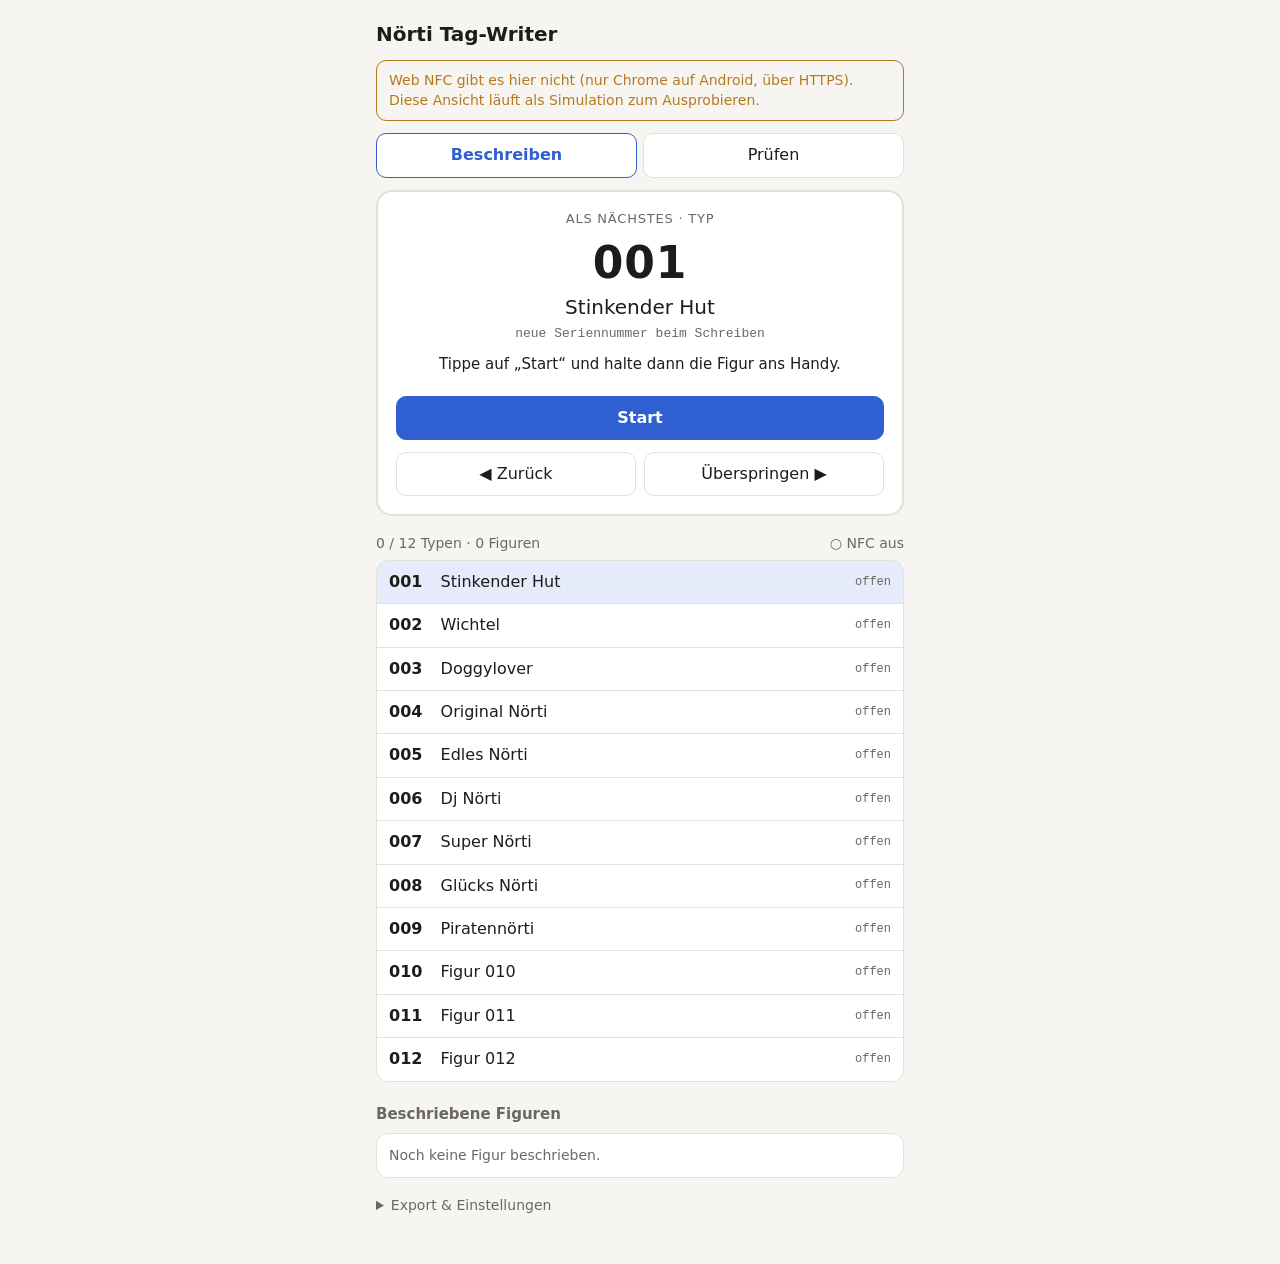
<file: index.html>
<!doctype html>
<html lang="de">
<head>
<meta charset="utf-8">
<meta name="viewport" content="width=device-width, initial-scale=1, viewport-fit=cover">
<title>Nörti Tag-Writer</title>
<link rel="icon" type="image/png" sizes="32x32" href="app/icons/favicon-32.png">
<style>
  :root {
    --bg: #f6f5f2; --card: #ffffff; --ink: #1d1c1a; --muted: #6b6862; --line: #e3e0da;
    --accent: #2f5fd0; --ok: #1f8a4c; --warn: #b7791f; --err: #c0392b;
  }
  @media (prefers-color-scheme: dark) {
    :root { --bg: #151514; --card: #1f1f1d; --ink: #f1efea; --muted: #a29e96; --line: #33322f;
      --accent: #7aa2ff; --ok: #4cc283; --warn: #e0a84a; --err: #ff6b5b; }
  }
  * { box-sizing: border-box; }
  [hidden] { display: none !important; }
  body { margin: 0; background: var(--bg); color: var(--ink);
    font: 16px/1.4 system-ui, -apple-system, "Segoe UI", Roboto, sans-serif; }
  main { max-width: 560px; margin: 0 auto; padding: 16px 16px 48px; }
  h1 { font-size: 20px; margin: 4px 0 12px; }
  h2 { font-size: 15px; margin: 22px 0 8px; color: var(--muted); font-weight: 600; }
  .banner { border: 1px solid var(--warn); color: var(--warn); border-radius: 10px; padding: 10px 12px; font-size: 14px; margin-bottom: 12px; }
  .modes { display: flex; gap: 6px; margin-bottom: 12px; }
  .modes button { flex: 1; }
  button { font: inherit; border: 1px solid var(--line); background: var(--card); color: var(--ink);
    border-radius: 10px; padding: 10px 12px; cursor: pointer; }
  button.primary { background: var(--accent); border-color: var(--accent); color: #fff; font-weight: 600; }
  button.on { border-color: var(--accent); color: var(--accent); font-weight: 600; }
  button:disabled { opacity: .5; }
  .now { background: var(--card); border: 2px solid var(--line); border-radius: 16px; padding: 18px; text-align: center; transition: border-color .2s; }
  .now.ok { border-color: var(--ok); } .now.warn { border-color: var(--warn); } .now.err { border-color: var(--err); }
  .now .label { color: var(--muted); font-size: 13px; text-transform: uppercase; letter-spacing: .06em; }
  .now .id { font-size: 44px; font-weight: 800; letter-spacing: .02em; margin: 4px 0 0; font-variant-numeric: tabular-nums; }
  .now .name { font-size: 20px; margin-bottom: 4px; }
  .now .sub { font-size: 13px; color: var(--muted); margin-bottom: 10px; font-family: ui-monospace, monospace; min-height: 1.2em; }
  .status { min-height: 2.8em; font-size: 15px; }
  .status.ok { color: var(--ok); } .status.warn { color: var(--warn); } .status.err { color: var(--err); }
  .row { display: flex; gap: 8px; margin-top: 12px; }
  .row > * { flex: 1; }
  .progress { display: flex; justify-content: space-between; color: var(--muted); font-size: 14px; margin: 18px 0 6px; }
  ul { list-style: none; margin: 0; padding: 0; border: 1px solid var(--line); border-radius: 12px; overflow: hidden; background: var(--card); }
  li { display: flex; align-items: center; gap: 10px; padding: 10px 12px; border-top: 1px solid var(--line); }
  li:first-child { border-top: 0; }
  #list li { cursor: pointer; }
  li.cur { background: color-mix(in srgb, var(--accent) 12%, transparent); }
  li .fid { font-weight: 700; font-variant-numeric: tabular-nums; width: 2.6em; }
  li .fname { flex: 1; min-width: 0; overflow: hidden; text-overflow: ellipsis; white-space: nowrap; }
  li .chip { font-size: 12px; color: var(--muted); text-align: right; font-family: ui-monospace, monospace; }
  li .chip.ok { color: var(--ok); }
  li.old { opacity: .55; }
  .empty { color: var(--muted); font-size: 14px; padding: 12px; }
  details { margin-top: 18px; color: var(--muted); font-size: 14px; }
  details .row button { font-size: 14px; }
  code { font-size: 12px; word-break: break-all; }
  #sim { display: none; }
</style>
</head>
<body>
<main>
  <h1>Nörti Tag-Writer</h1>
  <div id="banner" class="banner" hidden></div>

  <div class="modes">
    <button id="mWrite" class="on">Beschreiben</button>
    <button id="mCheck">Prüfen</button>
  </div>

  <section id="now" class="now">
    <div class="label" id="nowLabel">Als Nächstes</div>
    <div class="id" id="nowId">–</div>
    <div class="name" id="nowName"></div>
    <div class="sub" id="nowSub"></div>
    <div class="status" id="status">Tippe auf „Start“ und halte dann die Figur ans Handy.</div>
    <div id="admin" hidden style="text-align:left;border-top:1px solid var(--line);padding:12px 0 4px;margin-bottom:12px;font-size:14px;display:flex;flex-direction:column;gap:8px"></div>
    <button id="start" class="primary" style="width:100%">Start</button>
    <div class="row">
      <button id="prev">◀ Zurück</button>
      <button id="skip">Überspringen ▶</button>
    </div>
    <div class="row" id="sim">
      <button id="simNew">Neuen Tag simulieren</button>
      <button id="simAgain">Letzten Tag nochmal</button>
    </div>
  </section>

  <div class="progress"><span id="prog"></span><span id="active"></span></div>
  <ul id="list"></ul>

  <h2>Beschriebene Figuren</h2>
  <ul id="written"></ul>

  <details>
    <summary>Export &amp; Einstellungen</summary>
    <p>Tag-Inhalt: <code id="urlEx"></code><br>Jede Figur bekommt beim Schreiben eine neue, zufällige Seriennummer.
       Die Liste unbedingt exportieren und im Vault sichern: Sie wird später in die Datenbank übernommen.</p>
    <div class="row">
      <button id="copy">Liste kopieren (CSV)</button>
      <button id="dl">CSV herunterladen</button>
    </div>
    <p style="margin-top:16px"><b>Datenbank</b> – Figuren werden mit der Admin-PIN eingetragen. Die PIN bleibt nur auf diesem Handy.</p>
    <div class="row">
      <input id="pin" type="password" inputmode="numeric" autocomplete="off" placeholder="Admin-PIN" aria-label="Admin-PIN"
             style="font:inherit;padding:10px 12px;border-radius:10px;border:1px solid var(--line);background:var(--card);color:var(--ink);min-width:0">
      <button id="pinSave">PIN prüfen &amp; merken</button>
    </div>
    <div class="row"><button id="regAll">Offene Figuren eintragen</button></div>
    <p><a href="editor/">Spieldaten-Editor öffnen</a> (Regeln, Lebenspunkte, Attacken)</p>
    <p id="dbStatus" style="min-height:1.4em"></p>
    <div class="row"><button id="reset">Liste auf diesem Handy löschen</button></div>
    <div class="row" id="resetConfirm" hidden>
      <button id="resetYes">Ja, löschen</button>
      <button id="resetNo">Abbrechen</button>
    </div>
  </details>
</main>

<script>
(() => {
  const STORE = 'noerti-tagwriter-v2';
  const ALPHABET = '23456789ABCDEFGHJKMNPQRSTUVWXYZ'; // 31 Zeichen, ohne 0/1/I/L/O
  const SERIAL_LEN = 8;
  const $ = (s) => document.querySelector(s);
  const dec = new TextDecoder();
  const SIM = !('NDEFReader' in window);

  const PIN_STORE = 'noerti-tagwriter-pin';
  let cfg = { baseUrl: '' }, db = null, types = [], log = [];
  let pin = ''; try { pin = localStorage.getItem(PIN_STORE) || ''; } catch {}
  let cur = 0, mode = 'write', reader = null, active = false, busy = false;
  let lastWrite = null, overwriteArmed = null, wakeLock = null;
  const simTags = {}; let simLast = null;

  // ---------- Speicher ----------
  const load = () => { try { log = JSON.parse(localStorage.getItem(STORE)) || []; } catch { log = []; } };
  const save = () => { try { localStorage.setItem(STORE, JSON.stringify(log)); } catch {} };
  const live = () => log.filter((e) => !e.replaced);
  const countOf = (t) => live().filter((e) => e.t === t).length;
  const bySerial = (s) => log.find((e) => e.s === s && !e.replaced);

  // ---------- Datenbank (Supabase) ----------
  async function rpc(fn, body) {
    if (!db) throw new Error('config.json fehlt');
    const r = await fetch(`${db.supabaseUrl}/rest/v1/rpc/${fn}`, {
      method: 'POST',
      headers: { apikey: db.supabaseKey, 'Content-Type': 'application/json' },
      body: JSON.stringify(body)
    });
    const data = await r.json().catch(() => null);
    if (!r.ok) throw new Error((data && data.message) || `HTTP ${r.status}`);
    return data;
  }
  const pending = () => live().filter((e) => !e.registered && !e.sim);
  const esc = (s) => String(s ?? '').replace(/[&<>"']/g, (c) => ({ '&': '&amp;', '<': '&lt;', '>': '&gt;', '"': '&quot;', "'": '&#39;' }[c]));

  // Prüfen-Modus: Datenbank-Stand der Figur + Auslieferungszustand
  async function showAdmin(s, t) {
    const box = $('#admin'); box.hidden = false;
    if (SIM) { box.innerHTML = '<span>Simulation – keine Datenbank.</span>'; return; }
    box.innerHTML = '<span>Datenbank wird gefragt …</span>';
    let f;
    try { f = await rpc('get_figure', { p_serial: s }); }
    catch (e) { box.textContent = 'Datenbank nicht erreichbar: ' + e.message; return; }
    if (!f) {
      box.innerHTML = '<span><b>Nicht in der Datenbank.</b></span><button id="admReg">Jetzt eintragen</button>';
      $('#admReg').onclick = async () => {
        if (!pin) { box.insertAdjacentHTML('beforeend', '<span>Erst unten die Admin-PIN speichern.</span>'); return; }
        try { await rpc('register_figures', { p_items: [{ s, t }], p_pin: pin }); const e = bySerial(s); if (e) { e.registered = true; save(); render(); } showAdmin(s, t); }
        catch (e) { box.insertAdjacentHTML('beforeend', `<span style="color:var(--err)">${esc(e.message)}</span>`); }
      };
      return;
    }
    const fresh = !f.owner_name && !f.nickname && !f.bio && !f.xp && !f.wins && !f.losses && !(f.images || []).length;
    if (fresh) { box.innerHTML = '<span><b>Auslieferungszustand ✓</b> – noch kein Besitzer, kein Name, Level 1.</span>'; return; }
    box.innerHTML = `
      <span><b>${esc(f.nickname || '(ohne Namen)')}</b> · Lv ${f.level} · ${f.wins}:${f.losses} · ${(f.images || []).length} Foto(s)<br>
      Besitzer: ${esc(f.owner_name || 'niemand')}${f.wahlen && Object.keys(f.wahlen).length ? `<br>Level-Wahlen: ${Object.keys(f.wahlen).length}` : ''}</span>
      ${f.wahlen && Object.keys(f.wahlen).length ? '<button id="admWahl">Nur Level-Wahlen zurücksetzen</button>' : ''}
      <button id="admReset">Auf Auslieferungszustand zurücksetzen</button>`;
    const wb = $('#admWahl');
    if (wb) wb.onclick = async (ev) => {
      if (!pin) { box.insertAdjacentHTML('beforeend', '<span>Erst unten die Admin-PIN speichern.</span>'); return; }
      ev.target.disabled = true;
      try { await rpc('reset_wahlen', { p_serial: s, p_pin: pin }); say('ok', `${label(t)}: Level-Wahlen zurückgesetzt – der Besitzer wählt beim nächsten Kampf neu.`); showAdmin(s, t); }
      catch (e) { ev.target.disabled = false; box.insertAdjacentHTML('beforeend', `<span style="color:var(--err)">${esc(/function|schema cache/i.test(e.message) ? 'SQL-Nachtrag 006 fehlt noch' : e.message)}</span>`); }
    };
    let armed = false;
    $('#admReset').onclick = async (ev) => {
      if (!pin) { box.insertAdjacentHTML('beforeend', '<span>Erst unten die Admin-PIN speichern.</span>'); return; }
      if (!armed) { armed = true; ev.target.textContent = 'Wirklich? Besitzer, Name, Text, Fotos, Level und Kämpfe werden gelöscht – nochmal tippen'; ev.target.style.color = 'var(--err)'; return; }
      ev.target.disabled = true;
      try { await rpc('reset_figure', { p_serial: s, p_pin: pin }); say('ok', `${label(t)} ist wieder im Auslieferungszustand.`); showAdmin(s, t); }
      catch (e) { ev.target.disabled = false; box.insertAdjacentHTML('beforeend', `<span style="color:var(--err)">${esc(e.message)}</span>`); }
    };
  }
  function dbSay(text, kind) { const p = $('#dbStatus'); p.textContent = text; p.style.color = kind === 'err' ? 'var(--err)' : kind === 'ok' ? 'var(--ok)' : ''; }
  async function registerPending(quiet) {
    const items = pending();
    if (!items.length) { if (!quiet) dbSay('Alle Figuren sind eingetragen.', 'ok'); return; }
    if (!pin) { dbSay(`${items.length} Figur(en) noch nicht in der Datenbank – PIN eingeben.`); return; }
    try {
      await rpc('register_figures', { p_items: items.map((e) => ({ s: e.s, t: e.t })), p_pin: pin });
      items.forEach((e) => { e.registered = true; }); save(); render();
      dbSay(`${items.length} Figur(en) in der Datenbank eingetragen ✓`, 'ok');
    } catch (e) {
      dbSay('Eintragen fehlgeschlagen: ' + e.message + (navigator.onLine ? '' : ' (offline – später nochmal)'), 'err');
    }
  }

  // ---------- Seriennummer ----------
  function newSerial() {
    for (;;) {
      let out = '';
      while (out.length < SERIAL_LEN) {
        const buf = new Uint8Array(16); crypto.getRandomValues(buf);
        for (const b of buf) { if (b < 248 && out.length < SERIAL_LEN) out += ALPHABET[b % 31]; } // 248 = 8*31, kein Bias
      }
      if (!log.some((e) => e.s === out)) return out;
    }
  }

  // ---------- Tag-Inhalt ----------
  function figUrl(t, s) {
    const base = cfg.baseUrl || new URL('f/', location.href).href;
    return base.replace(/\/?$/, '/') + '?t=' + encodeURIComponent(t) + '&s=' + encodeURIComponent(s);
  }
  const message = (t, s) => ({ records: [{ recordType: 'url', data: figUrl(t, s) }] });
  function parse(msg) {
    const out = { t: null, s: null, legacy: null, foreign: false, empty: true };
    if (!msg || !msg.records || !msg.records.length) return out;
    out.empty = false;
    for (const r of msg.records) {
      if (r.recordType !== 'url' && r.recordType !== 'absolute-url') continue;
      try {
        const u = new URL(typeof r.data === 'string' ? r.data : dec.decode(r.data)); // String nur in der Simulation
        if (!/\/f\/?$/.test(u.pathname)) continue;
        out.t = u.searchParams.get('t'); out.s = u.searchParams.get('s');
        out.legacy = u.searchParams.get('id');
      } catch {}
    }
    out.foreign = !out.s && !out.legacy;
    return out;
  }
  const typeById = (id) => types.find((f) => f.id === id);
  const label = (id) => { const f = typeById(id); return f ? `${f.id} ${f.name}` : id; };

  // ---------- Feedback ----------
  function say(kind, text) {
    const s = $('#status'); s.className = 'status ' + (kind || ''); s.textContent = text;
    $('#now').className = 'now ' + (kind || '');
    if (navigator.vibrate) navigator.vibrate(kind === 'ok' ? 80 : kind === 'err' ? [200, 80, 200] : kind === 'warn' ? [60, 60, 60] : 0);
  }
  function nextOpen(from) {
    for (let i = from; i < types.length; i++) if (!countOf(types[i].id)) return i;
    for (let i = 0; i < from; i++) if (!countOf(types[i].id)) return i;
    return types.length;
  }

  // ---------- Kern: ein Tag wurde erkannt ----------
  async function onTag(uid, msg) {
    if (busy) return;
    const found = parse(msg);

    if (mode === 'check') {
      if (found.s) {
        const known = bySerial(found.s);
        say('ok', `Figur ${label(found.t)} · Seriennummer ${found.s}` + (known ? '' : ' (nicht in der Liste auf diesem Handy)'));
        $('#nowId').textContent = found.t || '?'; $('#nowName').textContent = typeById(found.t)?.name || ''; $('#nowSub').textContent = found.s;
        showAdmin(found.s, found.t);
      } else {
        say('warn', found.empty ? 'Leerer Tag – noch nicht beschrieben.' : found.legacy ? `Altes Format (${label(found.legacy)}), noch ohne Seriennummer.` : 'Tag hat fremden Inhalt (kein Nörti).');
        $('#nowId').textContent = '?'; $('#nowName').textContent = ''; $('#nowSub').textContent = 'UID ' + uid;
      }
      return;
    }

    const f = types[cur];
    if (!f) { say('ok', 'Alle Typen haben eine Figur. Für weitere: Typ in der Liste antippen.'); return; }

    // Gleicher Tag direkt nach dem Schreiben → Kontrolle
    if (lastWrite && lastWrite.uid === uid) {
      if (found.s === lastWrite.s) {
        const e = bySerial(lastWrite.s); if (e) { e.verified = true; save(); render(); }
        say('ok', `${label(lastWrite.t)} geprüft ✓ – jetzt die nächste Figur ranhalten.`);
      } else say('warn', `Das ist noch der Tag von ${label(lastWrite.t)}. Nächste Figur ranhalten.`);
      return;
    }

    // Tag hat schon eine Seriennummer
    if (found.s) {
      if (found.t === f.id) {
        if (!bySerial(found.s)) { log.push({ s: found.s, t: found.t, uid, time: new Date().toISOString(), verified: true, imported: true, sim: SIM || undefined }); save(); if (!SIM) registerPending(true); }
        lastWrite = { uid, s: found.s, t: found.t };
        cur = nextOpen(cur + 1); render();
        say('ok', `Ist schon ${label(found.t)} (${found.s}) – nichts geändert.`);
        return;
      }
      if (overwriteArmed !== uid) {
        overwriteArmed = uid;
        say('warn', `Dieser Tag ist schon ${label(found.t)} (${found.s}). Nochmal ranhalten, um ihn als ${f.id} mit neuer Seriennummer zu beschreiben.`);
        return;
      }
    }

    // Schreiben
    busy = true;
    const s = newSerial();
    say('', `Schreibe ${f.id} · ${s} …`);
    try {
      if (SIM) { simTags[uid] = message(f.id, s); await new Promise((r) => setTimeout(r, 250)); }
      else await reader.write(message(f.id, s), { overwrite: true });
      for (const e of log) if ((e.uid === uid || (found.s && e.s === found.s)) && !e.replaced) e.replaced = true;
      log.push({ s, t: f.id, uid, time: new Date().toISOString(), verified: false, sim: SIM || undefined });
      save();
      if (!SIM) registerPending(true);
      lastWrite = { uid, s, t: f.id }; overwriteArmed = null;
      cur = nextOpen(cur + 1);
      render();
      const n = types[cur];
      say('ok', `${label(f.id)} geschrieben ✓ (${s})` + (n ? ` – weiter mit ${n.id}.` : ' – alle Typen erledigt! 🎉'));
    } catch (e) {
      say('err', 'Schreiben fehlgeschlagen: ' + (e && e.message ? e.message : e) + ' – Figur ruhig halten und nochmal.');
    } finally { busy = false; }
  }

  // ---------- Start ----------
  async function start() {
    if (active) return;
    if (SIM) { active = true; $('#sim').style.display = 'flex'; render(); say('', 'Simulation aktiv – nutze die Buttons unten.'); return; }
    try {
      reader = new NDEFReader();
      await reader.scan();
      reader.onreading = (e) => onTag(e.serialNumber, e.message);
      reader.onreadingerror = () => say('err', 'Tag nicht lesbar – Figur etwas verschieben und nochmal.');
      active = true; render();
      say('', mode === 'write' ? `Bereit. Halte eine Figur vom Typ ${types[cur] ? types[cur].id : '?'} ans Handy.` : 'Bereit. Halte eine Figur ans Handy.');
      try { wakeLock = await navigator.wakeLock?.request('screen'); } catch {}
    } catch (e) {
      const m = e && e.name === 'NotAllowedError' ? 'NFC-Berechtigung verweigert. In den Seiteneinstellungen erlauben.'
              : e && e.name === 'NotSupportedError' ? 'NFC ist aus oder nicht verfügbar. In den Android-Einstellungen NFC einschalten.'
              : 'NFC-Start fehlgeschlagen: ' + (e && e.message ? e.message : e);
      say('err', m);
    }
  }
  document.addEventListener('visibilitychange', async () => {
    if (active && !SIM && document.visibilityState === 'visible') { try { wakeLock = await navigator.wakeLock?.request('screen'); } catch {} }
  });

  // ---------- Darstellung ----------
  function render() {
    const f = types[cur];
    if (mode === 'write') {
      $('#nowLabel').textContent = f ? 'Als Nächstes · Typ' : 'Fertig';
      $('#nowId').textContent = f ? f.id : '✓';
      $('#nowName').textContent = f ? f.name : 'Jeder Typ hat eine Figur';
      $('#nowSub').textContent = f ? (countOf(f.id) ? `schon ${countOf(f.id)} Figur(en) – das wird eine weitere` : 'neue Seriennummer beim Schreiben') : '';
    } else $('#nowLabel').textContent = 'Prüfen';
    $('#start').textContent = active ? 'NFC aktiv' : 'Start';
    $('#start').disabled = active;
    $('#prev').disabled = $('#skip').disabled = mode !== 'write';
    $('#mWrite').classList.toggle('on', mode === 'write');
    $('#mCheck').classList.toggle('on', mode === 'check');
    const doneTypes = types.filter((x) => countOf(x.id)).length;
    $('#prog').textContent = `${doneTypes} / ${types.length} Typen · ${live().length} Figuren`;
    $('#active').textContent = active ? (SIM ? '● Simulation' : '● NFC an') : '○ NFC aus';
    $('#urlEx').textContent = figUrl(f ? f.id : (types[0] ? types[0].id : '001'), 'XXXXXXXX');

    const ul = $('#list'); ul.innerHTML = '';
    types.forEach((x, i) => {
      const li = document.createElement('li');
      if (i === cur && mode === 'write') li.className = 'cur';
      li.innerHTML = '<span class="fid"></span><span class="fname"></span><span class="chip"></span>';
      li.children[0].textContent = x.id; li.children[1].textContent = x.name;
      const n = countOf(x.id), chip = li.children[2];
      if (n) { chip.textContent = `✓ ${n} Figur${n > 1 ? 'en' : ''}`; chip.classList.add('ok'); } else chip.textContent = 'offen';
      li.onclick = () => { mode = 'write'; cur = i; lastWrite = null; overwriteArmed = null; render(); say('', `Halte eine Figur vom Typ ${x.id} ans Handy.`); };
      ul.appendChild(li);
    });

    const wl = $('#written'); wl.innerHTML = '';
    const rows = log.slice().reverse();
    if (!rows.length) { const li = document.createElement('li'); li.className = 'empty'; li.textContent = 'Noch keine Figur beschrieben.'; wl.appendChild(li); }
    rows.forEach((e) => {
      const li = document.createElement('li'); if (e.replaced) li.className = 'old';
      li.innerHTML = '<span class="fid"></span><span class="fname"></span><span class="chip"></span>';
      li.children[0].textContent = e.t;
      li.children[1].textContent = e.s + (e.replaced ? ' (überschrieben)' : '');
      li.children[1].style.fontFamily = 'ui-monospace, monospace';
      li.children[2].textContent = e.replaced ? '' : (e.verified ? '✓✓ geprüft' : '✓') + (e.sim ? ' · Simulation' : e.registered ? ' · DB' : ' · nicht in DB');
      if (!e.replaced) li.children[2].classList.add('ok');
      wl.appendChild(li);
    });
  }

  // ---------- Export ----------
  function csv() {
    const rows = [['seriennummer', 'typ', 'name', 'tag_uid', 'zeit', 'geprueft', 'in_db']];
    for (const e of live()) if (!e.sim) rows.push([e.s, e.t, typeById(e.t)?.name || '', e.uid, e.time, e.verified ? 'ja' : '', e.registered ? 'ja' : '']);
    return rows.map((r) => r.map((c) => /[;"\n]/.test(c) ? `"${c.replace(/"/g, '""')}"` : c).join(';')).join('\n');
  }

  // ---------- Buttons ----------
  $('#start').onclick = start;
  $('#mWrite').onclick = () => { mode = 'write'; $('#admin').hidden = true; render(); say('', types[cur] ? `Halte eine Figur vom Typ ${types[cur].id} ans Handy.` : 'Jeder Typ hat eine Figur.'); };
  $('#mCheck').onclick = () => { mode = 'check'; render(); $('#nowId').textContent = '?'; $('#nowName').textContent = ''; $('#nowSub').textContent = ''; say('', active ? 'Halte eine Figur ans Handy.' : 'Erst „Start“ tippen.'); };
  $('#prev').onclick = () => { cur = Math.max(0, cur - 1); lastWrite = null; overwriteArmed = null; render(); say('', `Halte eine Figur vom Typ ${types[cur].id} ans Handy.`); };
  $('#skip').onclick = () => { cur = Math.min(types.length, cur + 1); lastWrite = null; overwriteArmed = null; render(); say('', types[cur] ? `Halte eine Figur vom Typ ${types[cur].id} ans Handy.` : 'Ende der Liste.'); };
  $('#copy').onclick = async () => { try { await navigator.clipboard.writeText(csv()); say('ok', 'Liste kopiert.'); } catch { say('err', 'Kopieren nicht erlaubt – nimm „herunterladen“.'); } };
  $('#dl').onclick = () => {
    const a = document.createElement('a');
    a.href = URL.createObjectURL(new Blob([csv()], { type: 'text/csv' }));
    a.download = 'noerti-seriennummern.csv'; a.click(); setTimeout(() => URL.revokeObjectURL(a.href), 1000);
  };
  $('#pin').value = pin;
  $('#pinSave').onclick = async () => {
    const v = $('#pin').value.trim();
    if (!v) { dbSay('Bitte PIN eingeben.', 'err'); return; }
    try {
      await rpc('register_figures', { p_items: [], p_pin: v });
      pin = v; try { localStorage.setItem(PIN_STORE, v); } catch {}
      dbSay('PIN stimmt ✓ – neue Figuren werden ab jetzt automatisch eingetragen.', 'ok');
      registerPending(true);
    } catch (e) { dbSay('PIN abgelehnt: ' + e.message, 'err'); }
  };
  $('#regAll').onclick = () => { if (SIM) { dbSay('In der Simulation wird nichts eingetragen.'); return; } registerPending(false); };
  $('#reset').onclick = () => { $('#resetConfirm').hidden = false; };
  $('#resetNo').onclick = () => { $('#resetConfirm').hidden = true; };
  $('#resetYes').onclick = () => { log = []; save(); cur = 0; lastWrite = null; $('#resetConfirm').hidden = true; render(); say('', 'Liste gelöscht. Die Tags selbst bleiben beschrieben.'); };
  const randUid = () => Array.from({ length: 7 }, () => Math.floor(Math.random() * 256).toString(16).padStart(2, '0')).join(':');
  $('#simNew').onclick = () => { simLast = randUid(); onTag(simLast, simTags[simLast]); };
  $('#simAgain').onclick = () => { if (simLast) onTag(simLast, simTags[simLast]); };

  // ---------- Init ----------
  if (SIM) {
    const b = $('#banner'); b.hidden = false;
    b.textContent = 'Web NFC gibt es hier nicht (nur Chrome auf Android, über HTTPS). Diese Ansicht läuft als Simulation zum Ausprobieren.';
  }
  load();
  const cfgP = fetch('config.json', { cache: 'no-store' }).then((r) => r.json()).then((d) => {
    db = d;
    if (!SIM && pending().length) dbSay(`${pending().length} Figur(en) noch nicht in der Datenbank.`);
  }).catch(() => dbSay('config.json fehlt – Datenbank nicht verbunden.', 'err'));
  const figP = fetch('figuren.json', { cache: 'no-store' }).then((r) => r.json()).then((d) => {
    cfg = d; types = d.figuren || [];
    cur = nextOpen(0); render();
  }).catch(() => say('err', 'figuren.json konnte nicht geladen werden.'));
  // Typ-Namen aus der Nörti Werkstatt (Spieldaten) überschreiben figuren.json – gleiche Regel wie app/common.js
  Promise.all([cfgP, figP]).then(async () => {
    let g = null; try { g = await rpc('get_game_data', {}); } catch {}
    let data = g && g.data && g.data.format >= 2 ? g.data : null;
    if (!data) { try { data = await fetch('spieldaten.json', { cache: 'no-store' }).then((r) => r.json()); } catch {} }
    const t = (data && data.typen) || {};
    if (!types.some((x) => t[x.id] && t[x.id].name)) return;
    types = types.map((x) => (t[x.id] && t[x.id].name ? { ...x, name: t[x.id].name } : x));
    render();
  });
})();
</script>
</body>
</html>
</file>
